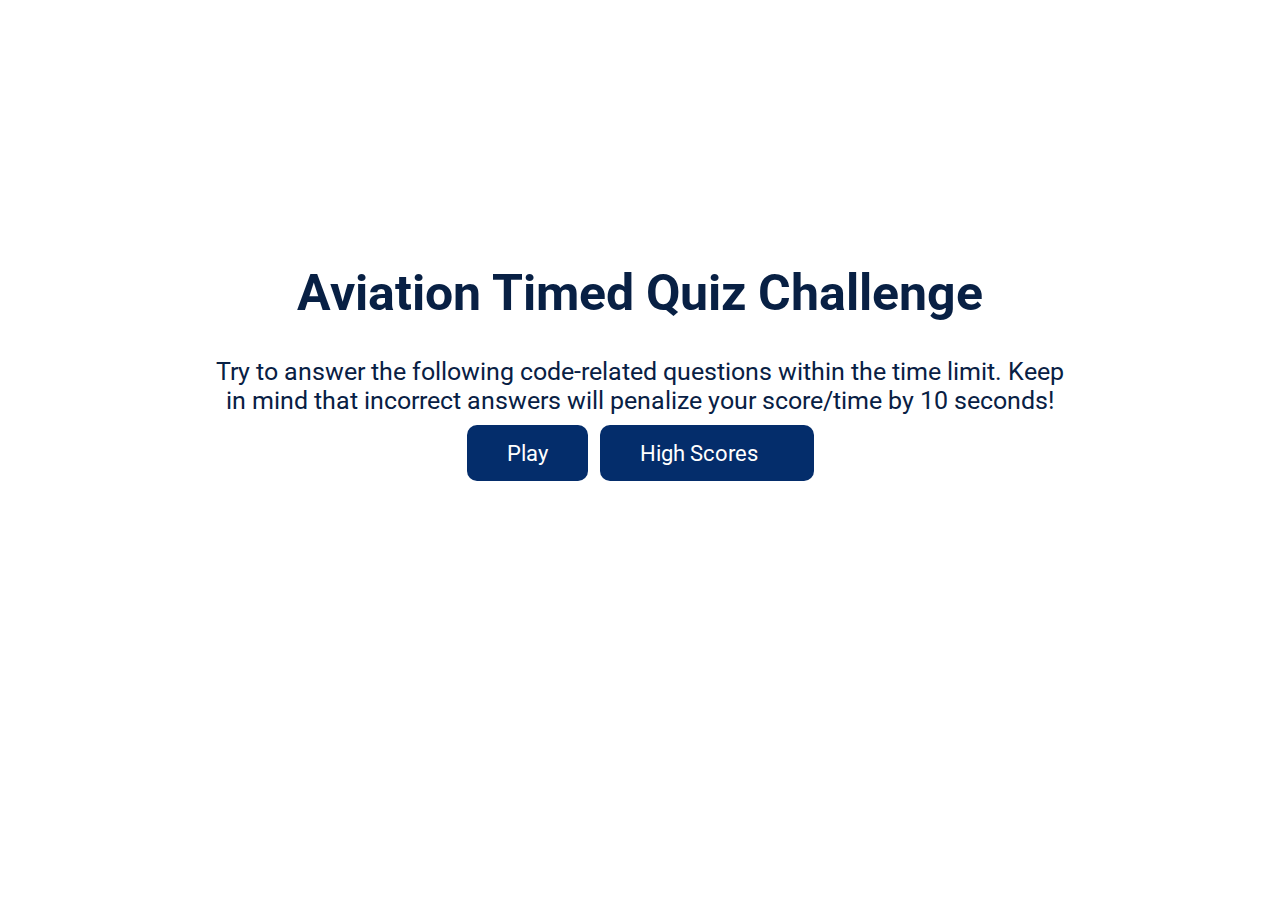
<file: index.html>
<!DOCTYPE html>
<html lang="en">
<head>
    <meta charset="UTF-8">
    <link rel="stylesheet" href="assets/css/style.css">
    <meta http-equiv="X-UA-Compatible" content="IE=edge">
    <meta name="viewport" content="width=device-width, initial-scale=1.0">
    <title>Coding Quiz</title>
    <link rel="preconnect" href="https://fonts.googleapis.com">
    <link rel="preconnect" href="https://fonts.gstatic.com" crossorigin>
    <link href="https://fonts.googleapis.com/css2?family=Roboto:wght@100;400;700&display=swap" rel="stylesheet"> 
</head>
<body>
  <div class="container">
    <div id="home" class="flex-column flex-center">
      <h1>Aviation Timed Quiz Challenge</h1>
      <h2>Try to answer the following code-related questions within the time limit. Keep in mind that incorrect answers will penalize your score/time by 10 seconds!</h2>
      <div id="buttons">
        <a href="../code-quiz/pages/quiz.html" class="btn">Play</a>
        <a href="../code-quiz/pages/highscores.html" class="btn">High Scores<i class="fas fa-crown"></i></a>
      </div>
    </div>
  </div>
</body>
</html>
</file>
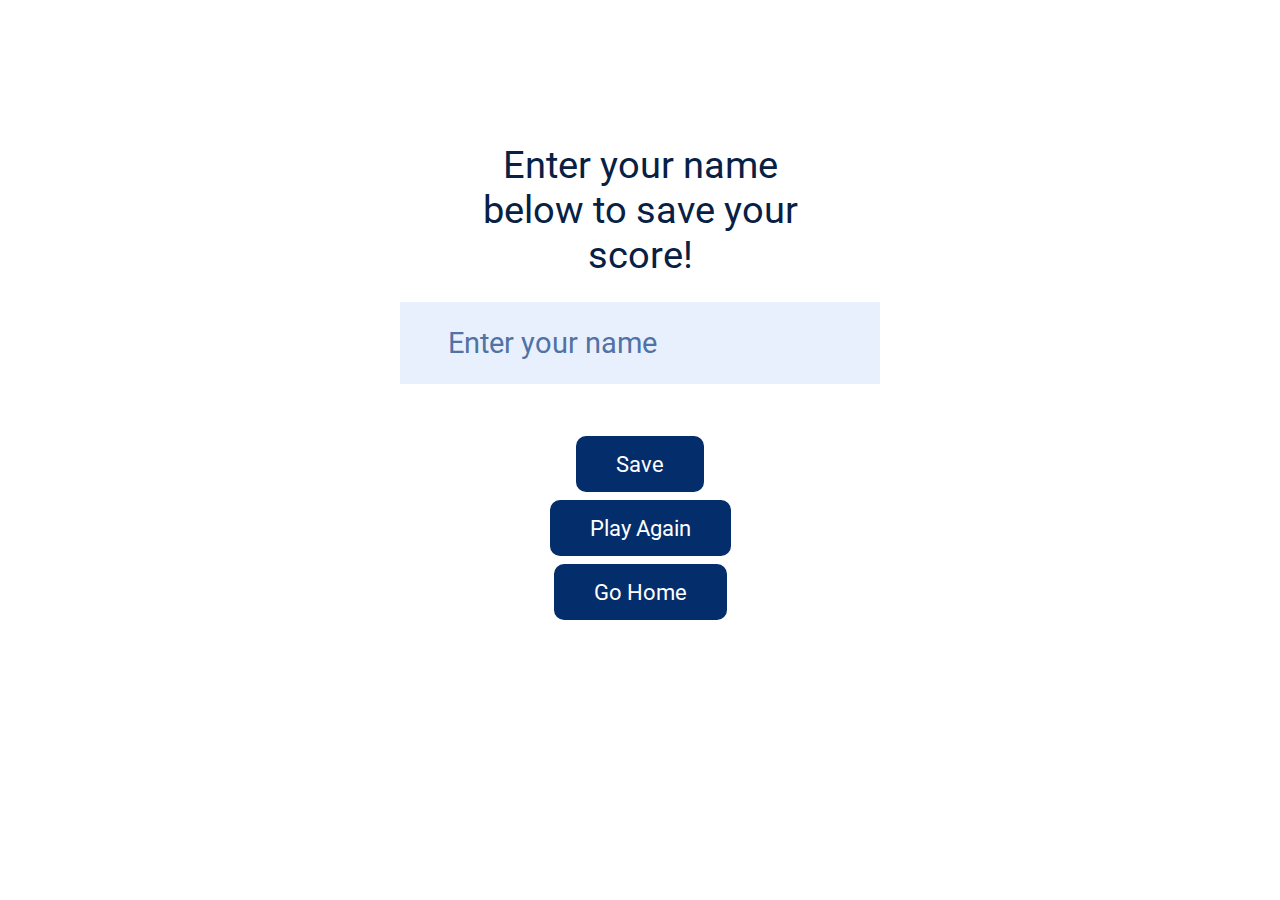
<file: pages/end.html>
<!DOCTYPE html>
<html lang="en">
<head>
    <meta charset="UTF-8">
    <meta http-equiv="X-UA-Compatible" content="IE=edge">
    <meta name="viewport" content="width=device-width, initial-scale=1.0">
    <title>Game Over</title>
    <link rel="stylesheet" href="../assets/css/style.css">
    <link rel="preconnect" href="https://fonts.googleapis.com">
    <link rel="preconnect" href="https://fonts.gstatic.com" crossorigin>
    <link href="https://fonts.googleapis.com/css2?family=Roboto:wght@100;400;700&display=swap" rel="stylesheet"> 
</head>
<body>
  <div class="container">
      <div id="end" class="flex-center flex-column">
          <h1 id="finalScore">0</h1>
          <form class="end-form-container">
              <h2 id="end-text">Enter your name below to save your score!</h2>
              <input type="text" name="name" id="username" placeholder="Enter your name">
          <button class="btn" id="saveScoreBtn" type="submit" onclick="saveHighScore(event)" disabled>Save</button>
          </form>
          <a href="../pages/quiz.html" class="btn">Play Again</a>
          <a href="../index.html" class="btn">Go Home</a>
      </div>
  </div>
  <script src="../assets/js/end.js"></script>
</body>
</html>
</file>
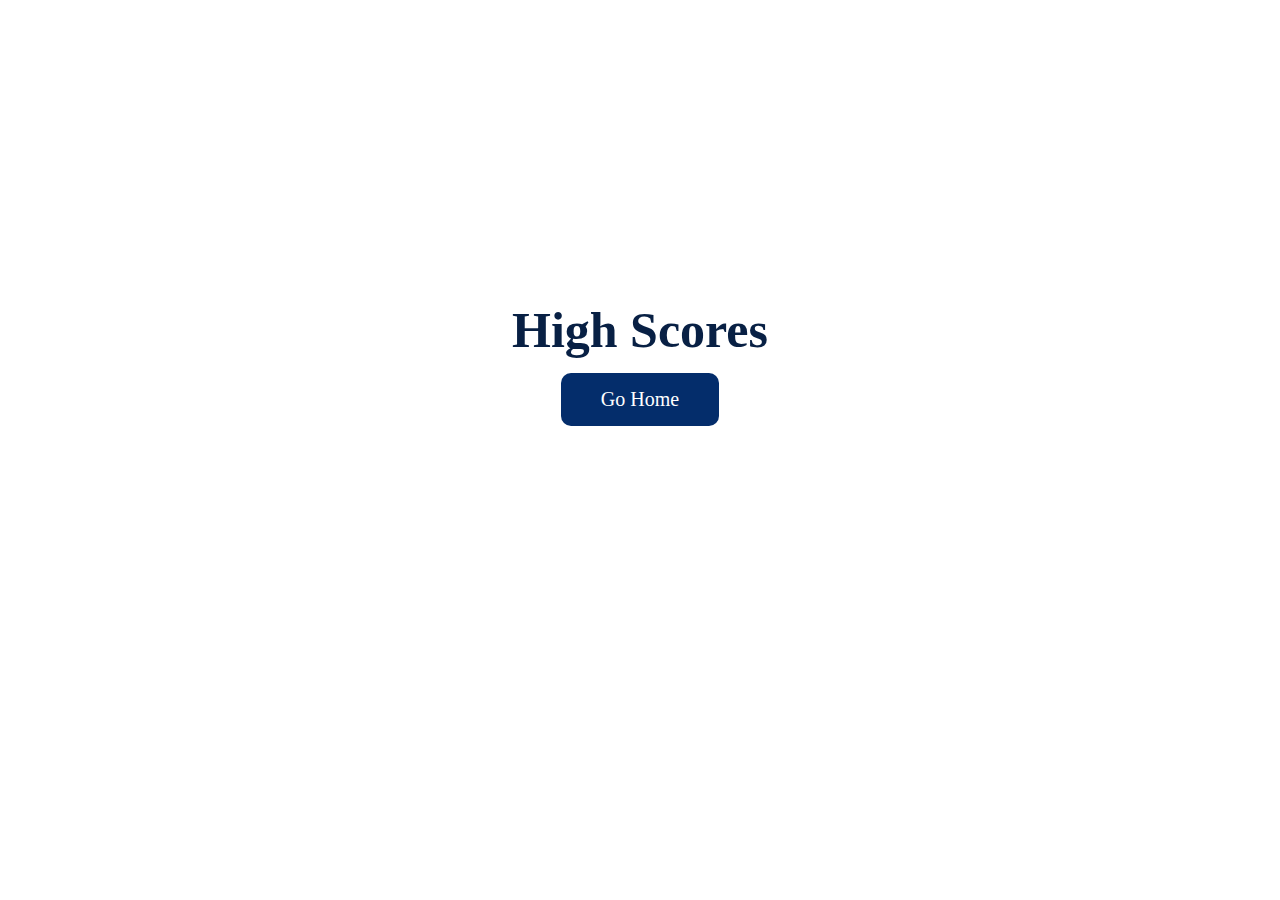
<file: pages/highscores.html>
<!DOCTYPE html>
<html lang="en">
<head>
    <meta charset="UTF-8">
    <meta http-equiv="X-UA-Compatible" content="IE=edge">
    <meta name="viewport" content="width=device-width, initial-scale=1.0">
    <title>Leaderboard</title>
    <link rel="stylesheet" href="../assets/css/style.css">
    <link rel="stylesheet" href="../assets/css/highscores.css">

</head>
<body>
  <div class="container">
    <div id="highScores" class="flex-center flex-column">
      <h1 id="finalScore">High Scores</h1>
      <ul id="highScoresList"></ul>
      <a href="../index.html" class="btn">Go Home</a>
    </div>
  </div>
  <script src="../assets/js/highscores.js"></script>
</body>
</html>
</file>
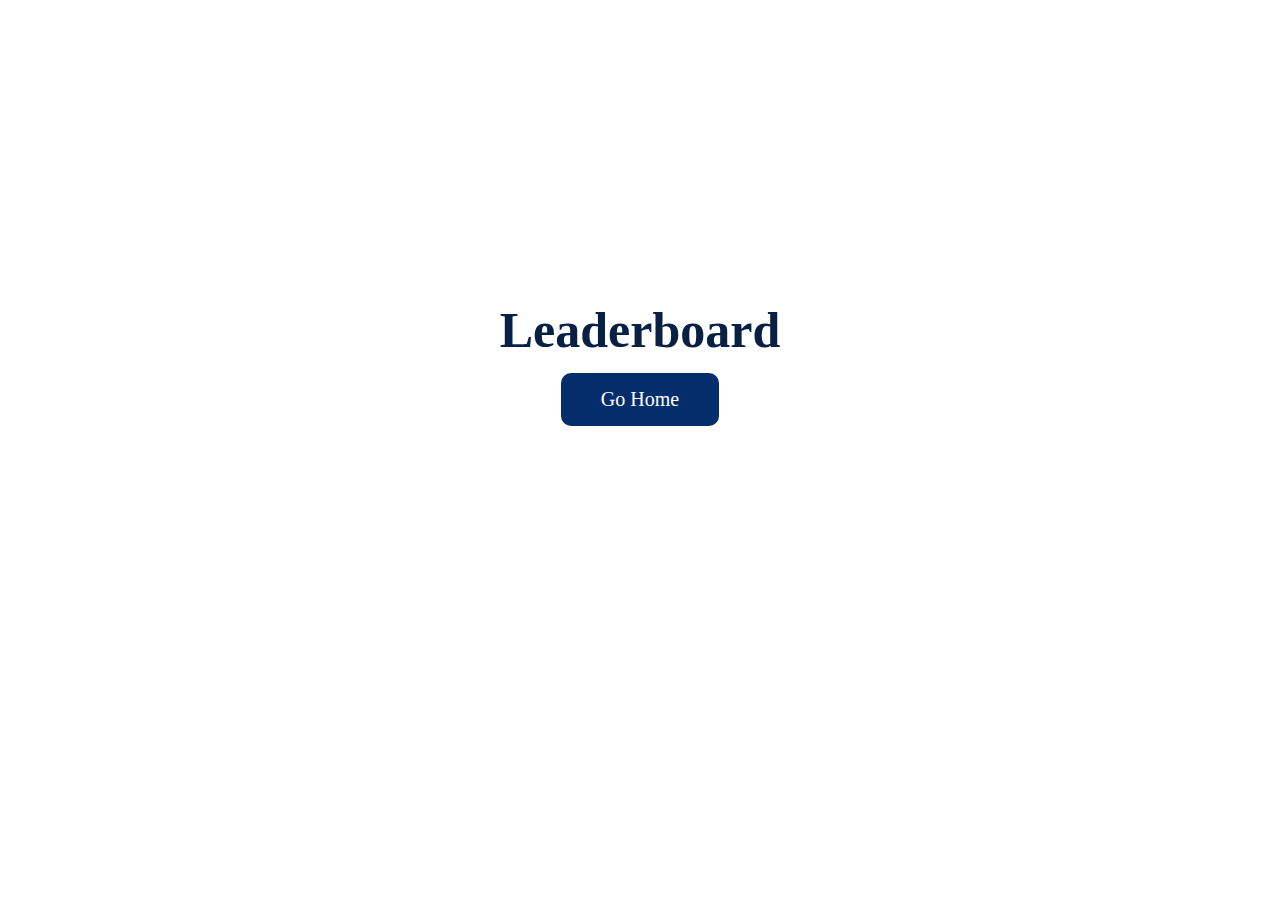
<file: pages/leaderboard.html>
<!DOCTYPE html>
<html lang="en">
<head>
    <meta charset="UTF-8">
    <meta http-equiv="X-UA-Compatible" content="IE=edge">
    <meta name="viewport" content="width=device-width, initial-scale=1.0">
    <title>Leaderboard</title>
    <link rel="stylesheet" href="../assets/css/style.css">
    <link rel="stylesheet" href="../assets/css/leaderboard.css">

</head>
<body>
  <div class="container">
    <div id="leaderboard" class="flex-center flex-column">
      <h1 id="finalScore">Leaderboard</h1>
      <ul id="leaderboardList"></ul>
      <a href="../index.html" class="btn">Go Home</a>
    </div>
  </div>
  <script src=""></script>
</body>
</html>
</file>
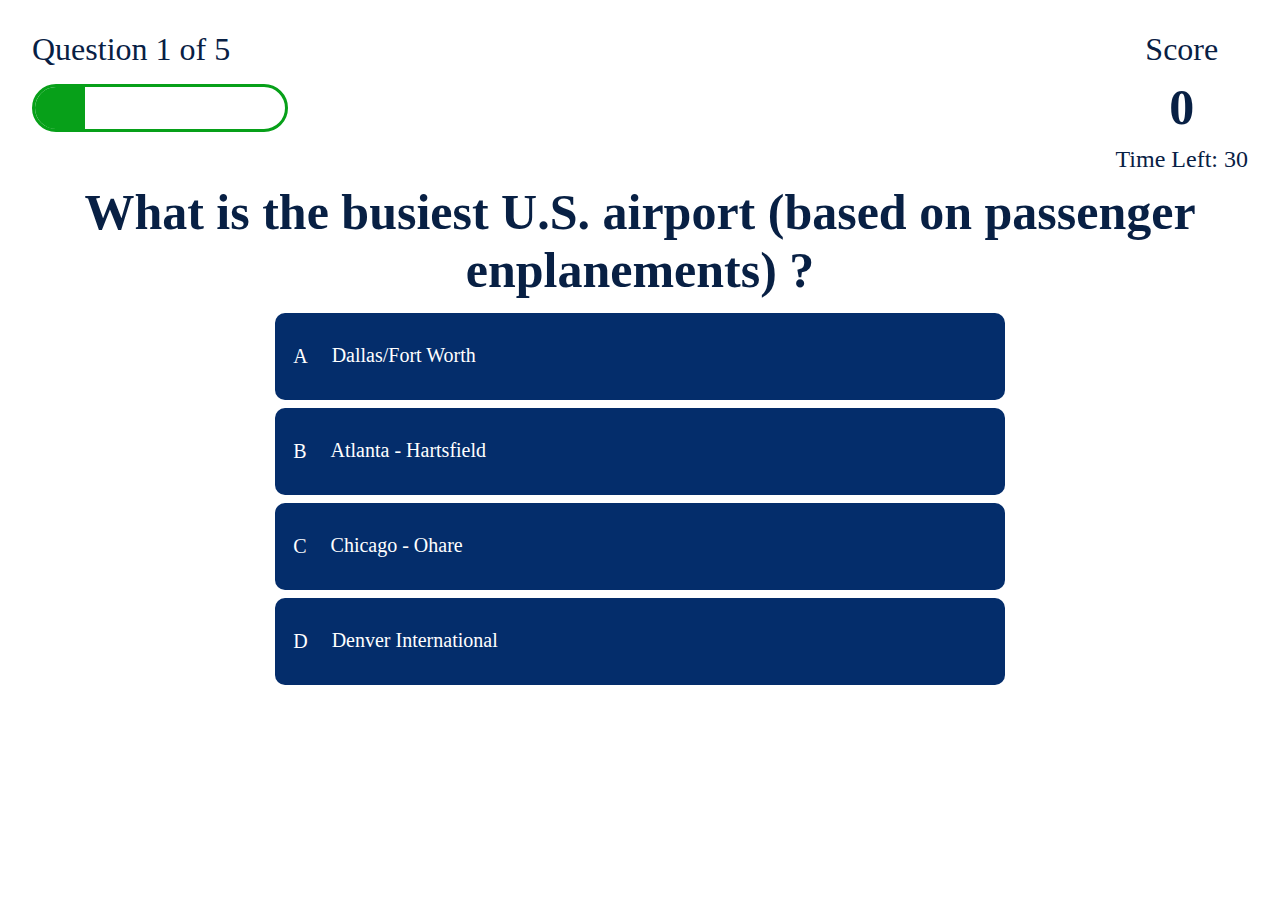
<file: pages/quiz.html>
<!DOCTYPE html>
<html lang="en">
<head>
    <meta charset="UTF-8">
    <meta http-equiv="X-UA-Compatible" content="IE=edge">
    <meta name="viewport" content="width=device-width, initial-scale=1.0">
    <title>Quiz Page</title>
    <link rel="stylesheet" href="../assets/css/style.css">
    <link rel="stylesheet" href="../assets/css/quiz.css">
</head>

<body>
  <div class="container">
    <div id="game" class="justify-center flex-column">
      <div id="hud">
        <div class="hud-item">
          <p id="progressText" class="hud-prefix">Question</p>
          <div id="progressBar">
            <div id="progressBarFull"></div>
          </div>
        </div>
            
        <div class="hud-item">
          <p class="hud-prefix">Score</p>
          <h1 class="hud-main-text" id="score">0</h1>
          <h2 class="time">Time Left: <span id="time-left">30</span></h2>
        </div>
      </div>
      <h1 id="question">What is the answer to this question?</h1>
      <div class="choice-container">
        <p class="choice-prefix">A</p>
        <p class="choice-text" data-number="1">Choice</p>
      </div>
      <div class="choice-container">
        <p class="choice-prefix">B</p>
        <p class="choice-text" data-number="2">Choice 2</p>
      </div>
      <div class="choice-container">
        <p class="choice-prefix">C</p>
        <p class="choice-text" data-number="3">Choice 3</p>
      </div>
      <div class="choice-container">
        <p class="choice-prefix">D</p>
        <p class="choice-text" data-number="4">Choice 4</p>
      </div>
    </div>
  </div>
  <script src="../assets/js/script.js"></script>
</body>
</html>
</file>
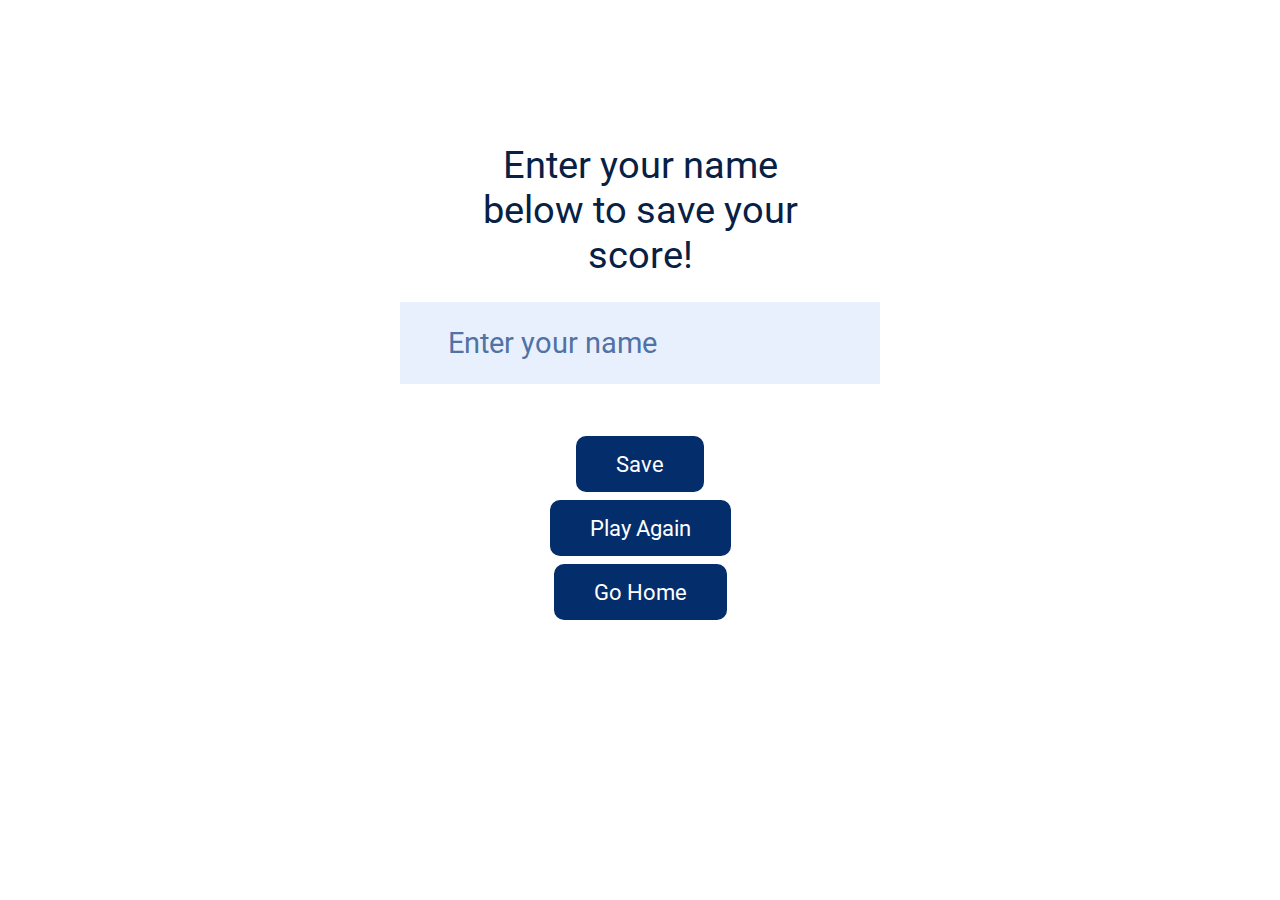
<file: assets/pages/end/end.html>
<!DOCTYPE html>
<html lang="en">
<head>
    <meta charset="UTF-8">
    <meta http-equiv="X-UA-Compatible" content="IE=edge">
    <meta name="viewport" content="width=device-width, initial-scale=1.0">
    <title>Game Over</title>
    <link rel="stylesheet" href="../../css/style.css">
    <link rel="preconnect" href="https://fonts.googleapis.com">
    <link rel="preconnect" href="https://fonts.gstatic.com" crossorigin>
    <link href="https://fonts.googleapis.com/css2?family=Roboto:wght@100;400;700&display=swap" rel="stylesheet"> 
</head>
<body>
  <div class="container">
    <div id="end" class="flex-center flex-column">
        <h1 id="finalScore">0</h1>
        <form class="end-form-container">
          <h2 id="end-text">Enter your name below to save your score!</h2>
          <input type="text" name="name" id="username" placeholder="Enter your name">
        <button class="btn" id="saveScoreBtn" type="submit" onclick="saveHighScore(event)" disabled>Save</button>
        </form>
        <a href="../quiz/quiz.html" class="btn"> Play Again</a>
        <a href="../../../index.html" class="btn"> Go Home</a>
    </div>
  </div>
  <script src="../end/end.js"></script>
</body>
</html>
</file>
<file: assets/css/style.css>
:root {
    background-color: white;
}

* {
    box-sizing: border-box;
    margin: 0;
    padding: 0;
    font-family: 'roboto';
}

.container {
    font-family:'roboto';
    width: 100vw;
    height: 80vh;
    display: flex;
    justify-content: center;
    align-items: center;
    max-width: 80rem;
    margin: 0 auto;
    padding: 2rem;
}

h1 {
    color: #082044;
    font-size: 50px;
    font-weight: bold;
    text-align: center;
    margin-bottom: 10px;
    margin-top: 10px;
}

h2 {
    color: #082044;
    width: 70%;
    margin: 25px auto;
    font-size: 25px;
    text-align: center;
    font-weight: normal;
}

.flex-column {
    display: flex;
    flex-direction: column; 
}

.flex-center {
    justify-content: center;
    align-items: center;
}

.justify-center {
    justify-content: center;
}

.text-center {
    text-align: center;
}

.hidden {
    display: none;
}

.btn {
    background: #042d6b;
    color: white;
    padding: 15px 40px;
    font-size: 1.4rem;
    border-radius: 10px;
    cursor: pointer;
    align-items: center;
    margin: .25rem;
    border: none;
    text-decoration: none;
}

.btn:hover {
    cursor: pointer;
    box-shadow: 0 0.4rem 1.4rem 0 rgb(2, 2, 255);
    transform: scale(1.02);
    transform: transform 100ms;
}

.btn:active {
    transform: translateY(4px);
}

.fa-crown {
    font-size: 1.25rem;
    margin-left: 1rem;
    color: white;
}

/* End Page CSS */ 
.end-form-container {
    width: 100%;
    display: flex;
    flex-direction: column;
    align-items: center;
    max-width: 30rem;
}

input {
    margin-bottom: 1rem;
    width: 20rem;
    padding: 1.5rem;
    font-size: 1.8rem;
    border:none;
    box-shadow: 0 0.1rem 1.4rem 0 rbga(86, 185, 235, 0.5);
}

input::placeholder {
    color: #5072a5;
    background-color: rgb(232, 240, 254);
    padding: 24px;
}

#username {
    margin-bottom: 3rem;
    width: 100%;
    outline: none;
    color: #042d6b;
    background-color: rgb(232, 240, 254);
    padding: 24px;
}

#end-text {
    font-size: 2.4rem;
    color: #082044;
    text-align: center;
}

.fa-home {
    margin-left: 1rem;
    font-size: 2rem;
    color: black;
}
</file>
<file: assets/css/highscores.css>
body {
    color: white;
}

#leaderboardList {
    list-style: none;
    margin-bottom: 4rem;
}

.high-score {
    font-size: 2.8rem;
    margin-bottom: 0.5rem;
    color: #042d6b;
}

.btn {
    background: #042d6b;
    color: white;
    padding: 15px 40px;
    font-size: 1.25rem;
    border-radius: 10px;
    cursor: pointer;
    align-items: center;
    margin: .25rem;
}

.btn:hover {
    cursor: pointer;
    box-shadow: 0 0.4rem 1.4rem 0 rgb(2, 2, 255);
    transform: scale(1.02);
    transform: transform 100ms;
}
</file>
<file: assets/css/leaderboard.css>
body {
    color: white;
}

#highScoresList {
    list-style: none;
    margin-bottom: 4rem;
}

.high-score {
    font-size: 2.8rem;
    margin-bottom: 0.5rem;
}

.btn {
    background: #042d6b;
    color: white;
    padding: 15px 40px;
    font-size: 1.25rem;
    border-radius: 10px;
    cursor: pointer;
    align-items: center;
    margin: .25rem;
}

.btn:hover {
    cursor: pointer;
    box-shadow: 0 0.4rem 1.4rem 0 rgb(2, 2, 255);
    transform: scale(1.02);
    transform: transform 100ms;
}
</file>
<file: assets/css/quiz.css>
body {
    color: #082044;
}

.choice-container {
    font-family: 'roboto';
    background-color: #042d6b;
    color: white;
    padding: 0 10px;
    width: 60%;
    border-radius: 10px;
    cursor: pointer;
    display: flex;
    font-size: 20px;
    margin: .25rem auto;
}

.choice-container:hover {
    cursor: pointer;
    box-shadow: 0 0.4rem 1.4rem 0 rgb(2, 2, 255);
    transform: scale(1.02);
    transform: transform 100ms;
}

.choice-container:active {
    transform: translate(4px);
}

.choice-prefix {
    padding: 2rem 0.5rem;
    color: white;
}

.choice-text {
    padding: 1rem;
    width: 100%;
    margin-top: 15px;
}

.correct {
    background: linear-gradient(32deg, green , 0%, green 100%);
}

.incorrect {
    background: linear-gradient(32deg, lightblue, 0%, red 100%);
}

#hud {
    display: flex;
    justify-content: space-between;
}

#progressText {
    font-size: 2rem;
    text-align: left;
}

.hud-prefix {
    font-size: 2rem;
    text-align: center;
}

.time {
    text-align: right;
    font-size: 1.5rem;
    margin: 0 auto;
    width: 100%;
}

#score {
    text-align: center;
}

#progressBar {
    display: flex;
    width: 16rem;
    height: 3rem;
    border: 0.2rem solid rgb(7, 160, 25);
    margin-top: 1rem;
    float: left;
    margin-bottom: 1rem;
    border-radius: 50px;
    overflow: hidden;
}

#progressBarFull {
    height: 100%;
    background: rgb(7, 160, 25);
    width: 0%;
}



@media screen and (max-width: 768px) {
    .choice-container {
        max-width: 40 rem;
    }
}
</file>
